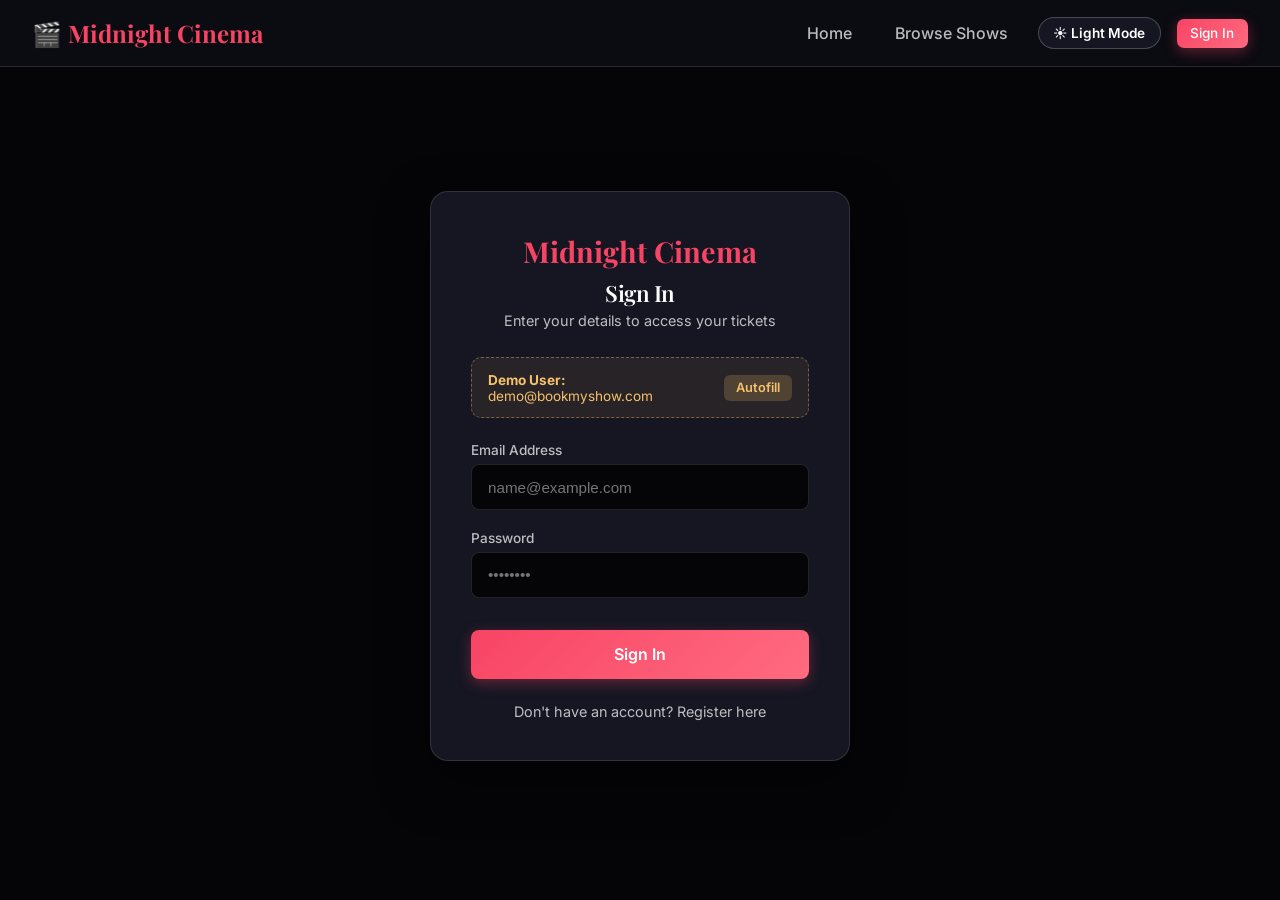
<file: frontend/auth.html>
<!DOCTYPE html>
<html lang="en">
<head>
    <meta charset="UTF-8">
    <meta name="viewport" content="width=device-width, initial-scale=1.0">
    <title>Sign In / Register | Midnight Cinema</title>
    <link rel="stylesheet" href="css/base.css">
    <style>
        body {
            min-height: 100vh;
            display: flex;
            flex-direction: column;
        }
        .auth-wrapper {
            flex: 1;
            display: flex;
            justify-content: center;
            align-items: center;
            padding: 100px var(--space-4) var(--space-6);
        }
        .auth-card {
            background: var(--bg-panel);
            padding: 2.5rem;
            border-radius: 18px;
            border: 1px solid var(--border-glass);
            width: 100%;
            max-width: 420px;
            box-shadow: 0 20px 50px rgba(0, 0, 0, 0.5);
        }
        .auth-header {
            text-align: center;
            margin-bottom: 1.75rem;
        }
        .auth-logo {
            font-family: var(--font-display);
            font-size: 1.8rem;
            color: var(--accent-red);
            font-weight: 700;
            margin-bottom: 0.5rem;
        }

        .input-group {
            margin-bottom: 1.25rem;
        }
        .input-group label {
            display: block;
            font-size: 0.85rem;
            font-weight: 500;
            color: var(--text-secondary);
            margin-bottom: 0.35rem;
        }
        input {
            width: 100%;
            padding: 0.85rem 1rem;
            border-radius: 8px;
            border: 1px solid var(--border-glass);
            background: var(--bg-darkest); color: var(--text-primary);
            font-size: 0.95rem;
            outline: none;
            transition: border-color var(--time-fast);
        }
        input:focus {
            border-color: var(--accent-coral);
            box-shadow: 0 0 0 2px rgba(255, 107, 128, 0.2);
        }

        .submit-btn {
            width: 100%;
            padding: 0.9rem;
            margin-top: 0.75rem;
            font-size: 1rem;
        }

        .switch-mode {
            text-align: center;
            margin-top: 1.5rem;
            color: var(--text-secondary);
            cursor: pointer;
            font-size: 0.9rem;
            transition: color var(--time-fast);
        }
        .switch-mode:hover {
            color: var(--accent-coral);
        }

        .demo-box {
            background: rgba(245, 193, 108, 0.08);
            border: 1px dashed rgba(245, 193, 108, 0.4);
            border-radius: 10px;
            padding: 0.85rem 1rem;
            margin-bottom: 1.5rem;
            font-size: 0.85rem;
            display: flex;
            justify-content: space-between;
            align-items: center;
        }
        .demo-info {
            color: var(--accent-gold);
        }
        .demo-fill-btn {
            background: rgba(245, 193, 108, 0.2);
            color: var(--accent-gold);
            border: none;
            padding: 0.35rem 0.75rem;
            border-radius: 6px;
            font-weight: 600;
            cursor: pointer;
            font-size: 0.8rem;
            transition: background var(--time-fast);
        }
        .demo-fill-btn:hover {
            background: var(--accent-gold);
            color: #000;
        }

        .form-error {
            background: rgba(248, 68, 100, 0.12);
            border: 1px solid var(--accent-red);
            color: #ff94a4;
            padding: 0.75rem 1rem;
            border-radius: 8px;
            font-size: 0.85rem;
            margin-bottom: 1.25rem;
            display: none;
        }
    </style>
</head>
<body>
    <nav>
        <a href="index.html" class="nav-brand">Midnight Cinema</a>
        <div class="nav-links">
            <a href="index.html">Home</a>
        </div>
    </nav>

    <div class="auth-wrapper">
        <div class="auth-card">
            <div class="auth-header">
                <div class="auth-logo">Midnight Cinema</div>
                <h2 id="form-title" style="font-size: 1.4rem;">Sign In</h2>
                <p style="color: var(--text-secondary); font-size: 0.9rem; margin-top: 0.25rem;" id="form-subtitle">Enter your details to access your tickets</p>
            </div>

            <div class="demo-box" id="demo-box">
                <div class="demo-info">
                    <strong>Demo User:</strong> demo@bookmyshow.com
                </div>
                <button type="button" class="demo-fill-btn" id="btn-fill-demo">Autofill</button>
            </div>

            <div class="form-error" id="form-error"></div>

            <form id="auth-form">
                <div id="register-fields" style="display:none;">
                    <div class="input-group">
                        <label for="name">Full Name</label>
                        <input type="text" id="name" placeholder="John Doe">
                    </div>
                    <div class="input-group">
                        <label for="phone">Phone Number</label>
                        <input type="text" id="phone" placeholder="9876543210">
                    </div>
                </div>
                <div class="input-group">
                    <label for="email">Email Address</label>
                    <input type="email" id="email" required placeholder="name@example.com">
                </div>
                <div class="input-group">
                    <label for="password">Password</label>
                    <input type="password" id="password" required placeholder="••••••••">
                </div>
                <button type="submit" class="btn-primary submit-btn" id="submit-btn">Sign In</button>
            </form>

            <div class="switch-mode" id="toggle-mode">Don't have an account? Register here</div>
        </div>
    </div>

    <script type="module" src="js/ui.js"></script>
    <script type="module">
        import { AuthService } from './js/auth.js';
        import { initNav, showToast } from './js/ui.js';

        initNav();

        let isLogin = true;

        document.getElementById('btn-fill-demo').onclick = () => {
            document.getElementById('email').value = 'demo@bookmyshow.com';
            document.getElementById('password').value = 'password123';
            showToast('Demo credentials inserted!', 'info');
        };

        document.getElementById('toggle-mode').onclick = () => {
            isLogin = !isLogin;
            const errorDiv = document.getElementById('form-error');
            errorDiv.style.display = 'none';

            document.getElementById('form-title').textContent = isLogin ? 'Sign In' : 'Create Account';
            document.getElementById('form-subtitle').textContent = isLogin 
                ? 'Enter your details to access your tickets'
                : 'Join Midnight Cinema for exclusive screenings';
            document.getElementById('submit-btn').textContent = isLogin ? 'Sign In' : 'Register Account';
            document.getElementById('register-fields').style.display = isLogin ? 'none' : 'block';
            document.getElementById('demo-box').style.display = isLogin ? 'flex' : 'none';
            document.getElementById('toggle-mode').textContent = isLogin 
                ? "Don't have an account? Register here" 
                : "Already have an account? Sign In here";
        };

        document.getElementById('auth-form').onsubmit = async (e) => {
            e.preventDefault();
            const errorDiv = document.getElementById('form-error');
            errorDiv.style.display = 'none';

            const submitBtn = document.getElementById('submit-btn');
            submitBtn.disabled = true;
            submitBtn.textContent = 'Authenticating...';

            const email = document.getElementById('email').value.trim();
            const pass = document.getElementById('password').value;

            try {
                if (isLogin) {
                    await AuthService.login(email, pass);
                    showToast('Signed in successfully!', 'success');
                } else {
                    const name = document.getElementById('name').value.trim();
                    const phone = document.getElementById('phone').value.trim();
                    if (!name) throw new Error('Please enter your full name');
                    await AuthService.register(name, email, pass, phone);
                    showToast('Account registered and logged in!', 'success');
                }
                
                setTimeout(() => {
                    const redirect = sessionStorage.getItem('redirectAfterLogin');
                    if (redirect) {
                        sessionStorage.removeItem('redirectAfterLogin');
                        window.location.href = redirect;
                    } else {
                        window.location.href = 'index.html';
                    }
                }, 400);

            } catch (err) {
                console.error(err);
                errorDiv.textContent = err.message || 'Authentication failed. Please verify credentials.';
                errorDiv.style.display = 'block';
                submitBtn.disabled = false;
                submitBtn.textContent = isLogin ? 'Sign In' : 'Register Account';
            }
        };
    </script>
</body>
</html>
</file>
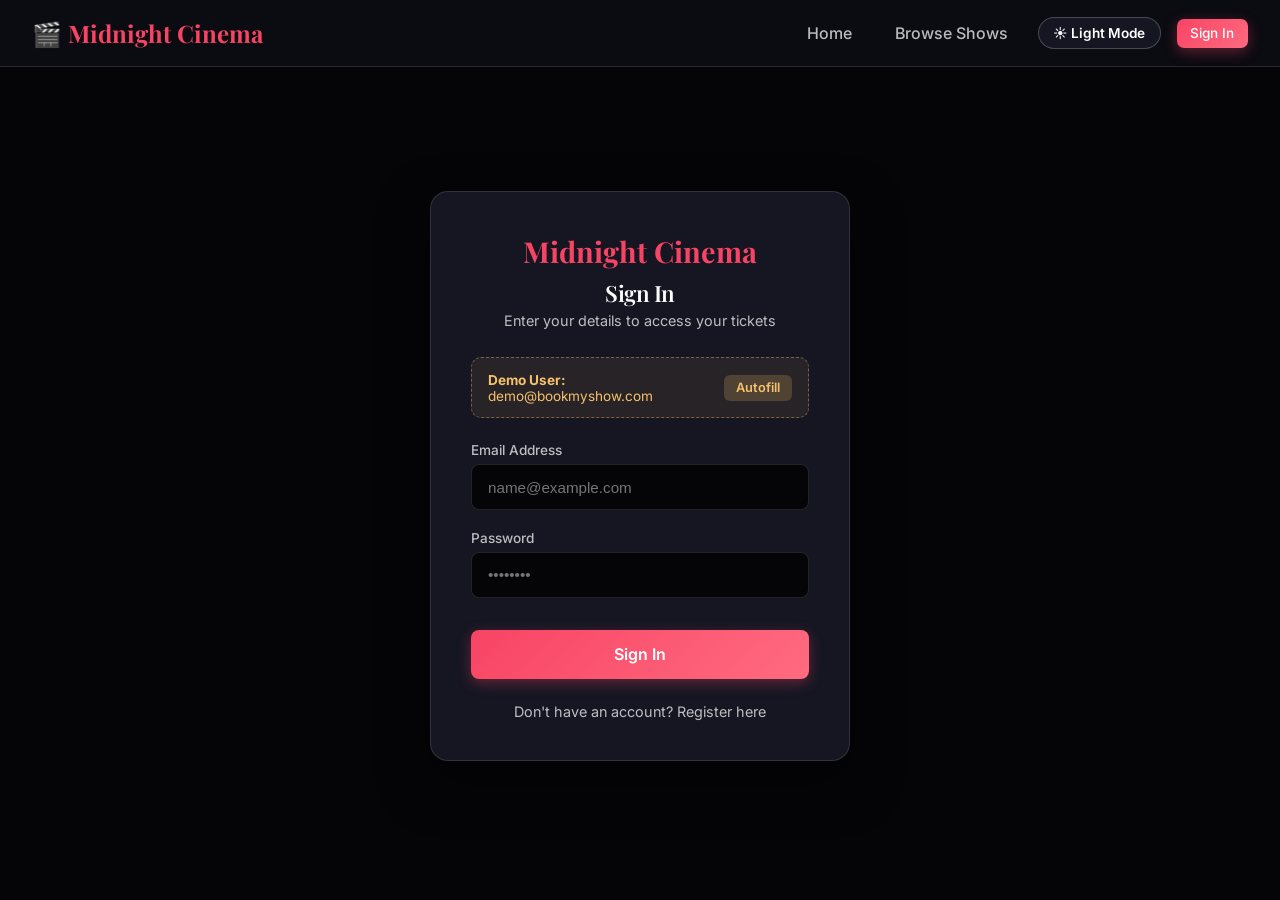
<file: frontend/bookings.html>
<!DOCTYPE html>
<html lang="en">
<head>
    <meta charset="UTF-8">
    <meta name="viewport" content="width=device-width, initial-scale=1.0">
    <title>My Bookings | Midnight Cinema</title>
    <link rel="stylesheet" href="css/base.css">
    <style>
        .page-container {
            padding: 100px var(--space-4) var(--space-6);
            max-width: 900px;
            margin: 0 auto;
        }

        .page-header {
            display: flex;
            justify-content: space-between;
            align-items: center;
            margin-bottom: 2rem;
            flex-wrap: wrap;
            gap: 1rem;
        }

        .booking-card {
            background: var(--bg-panel);
            border: 1px solid var(--border-glass-strong);
            border-radius: 16px;
            padding: 1.5rem 1.75rem;
            margin-bottom: 1.25rem;
            display: flex;
            justify-content: space-between;
            align-items: center;
            transition: all 0.3s ease;
            box-shadow: 0 4px 16px rgba(0, 0, 0, 0.15);
        }
        .booking-card:hover {
            border-color: var(--accent-coral);
            box-shadow: 0 8px 24px rgba(0, 0, 0, 0.25);
        }

        .booking-title {
            font-size: 1.35rem;
            color: var(--text-primary);
            margin-bottom: 0.35rem;
        }
        .booking-venue {
            color: var(--text-secondary);
            font-size: 0.95rem;
            margin-bottom: 0.5rem;
        }
        .booking-seats {
            display: flex;
            gap: 0.4rem;
            align-items: center;
            flex-wrap: wrap;
            margin-bottom: 0.75rem;
        }
        .seat-badge {
            background: rgba(16, 185, 129, 0.15);
            color: var(--accent-success);
            border: 1px solid rgba(16, 185, 129, 0.35);
            padding: 0.2rem 0.55rem;
            border-radius: 6px;
            font-size: 0.8rem;
            font-weight: 700;
        }

        .booking-meta {
            display: flex;
            gap: 1.25rem;
            color: var(--text-tertiary);
            font-size: 0.85rem;
            align-items: center;
            flex-wrap: wrap;
        }

        .status-chip {
            padding: 0.25rem 0.7rem;
            border-radius: 20px;
            font-size: 0.8rem;
            font-weight: 700;
            letter-spacing: 0.05em;
        }
        .status-chip.confirmed {
            background: rgba(16, 185, 129, 0.15);
            color: var(--accent-success);
            border: 1px solid rgba(16, 185, 129, 0.35);
        }

        .booking-actions {
            display: flex;
            flex-direction: column;
            align-items: flex-end;
            gap: 0.85rem;
        }
        .booking-price {
            font-size: 1.4rem;
            font-weight: 700;
            color: var(--accent-gold);
        }

        .empty-state {
            text-align: center;
            padding: 4rem 2rem;
            background: var(--bg-panel);
            border-radius: 16px;
            border: 1px solid var(--border-glass-strong);
            color: var(--text-secondary);
        }
    </style>
</head>
<body>
    <nav>
        <a href="index.html" class="nav-brand">🎬 Midnight Cinema</a>
        <div class="nav-links">
            <a href="index.html">Home</a>
            <a href="shows.html">Browse Shows</a>
            <a href="bookings.html">My Bookings</a>
        </div>
    </nav>

    <div class="page-container">
        <div class="page-header">
            <div>
                <h1>My Bookings</h1>
                <p style="color: var(--text-secondary); margin-top: 0.25rem;">Active confirmed movie tickets</p>
            </div>
            <a href="shows.html" class="btn-secondary btn-sm">+ Book New Show</a>
        </div>

        <div id="bookings-list">
            <div class="booking-card skeleton" style="height: 120px;"></div>
            <div class="booking-card skeleton" style="height: 120px;"></div>
        </div>
    </div>

    <script type="module" src="js/ui.js"></script>
    <script type="module">
        import { fetchApi } from './js/api.js';
        import { AuthService } from './js/auth.js';
        import { initNav, showToast } from './js/ui.js';

        async function init() {
            initNav();

            const user = AuthService.getCurrentUser();
            if (!user) {
                sessionStorage.setItem('redirectAfterLogin', window.location.href);
                window.location.href = 'auth.html';
                return;
            }

            try {
                const bookings = await fetchApi(`/bookings/user/${user.id}`);
                const list = document.getElementById('bookings-list');
                list.innerHTML = '';

                // Only show active (non-cancelled) bookings
                const active = (bookings || []).filter(b => String(b.bookingStatus).toUpperCase() !== 'CANCELLED');
                
                if (active.length === 0) {
                    showEmptyState();
                    return;
                }

                // Render latest first
                active.reverse().forEach(b => {
                    const div = document.createElement('div');
                    div.className = 'booking-card';
                    div.id = `booking-card-${b.bookingId}`;

                    const seatBadges = (b.seats || []).map(s => 
                        `<span class="seat-badge">${escapeHtml(s.seatNumber)}</span>`
                    ).join('');

                    const dateStr = b.bookedAt ? new Date(b.bookedAt).toLocaleString('en-US', {
                        month: 'short', day: 'numeric', hour: '2-digit', minute: '2-digit'
                    }) : 'Recent';

                    div.innerHTML = `
                        <div>
                            <h3 class="booking-title">${escapeHtml(b.movieTitle || 'Movie')}</h3>
                            <div class="booking-venue">📍 ${escapeHtml(b.theaterName || 'Theater')} • ${escapeHtml(b.screenName || 'Screen')}</div>
                            <div class="booking-seats">
                                <span style="font-size: 0.85rem; color: var(--text-secondary);">Seats:</span> 
                                ${seatBadges || '<span class="seat-badge">None</span>'}
                            </div>
                            <div class="booking-meta">
                                <span class="status-chip confirmed">CONFIRMED</span>
                                <span>Ref: #MC-${b.bookingId}</span>
                                <span>${dateStr}</span>
                            </div>
                        </div>
                        <div class="booking-actions">
                            <div class="booking-price">₹${b.totalPrice}</div>
                            <button class="cancel-btn" data-id="${b.bookingId}">Cancel Booking</button>
                        </div>
                    `;
                    list.appendChild(div);
                });

                // Attach event listeners to cancel buttons
                document.querySelectorAll('.cancel-btn').forEach(btn => {
                    btn.addEventListener('click', () => {
                        cancelBooking(btn.dataset.id);
                    });
                });

            } catch (e) {
                console.error(e);
                showToast(e.message || 'Failed to load bookings', 'error');
                document.getElementById('bookings-list').innerHTML = `
                    <div class="empty-state">
                        <p style="color: var(--accent-coral);">Could not retrieve bookings.</p>
                        <button class="btn-primary" style="margin-top: 1rem;" onclick="location.reload()">Retry</button>
                    </div>
                `;
            }
        }

        function showEmptyState() {
            const list = document.getElementById('bookings-list');
            list.innerHTML = `
                <div class="empty-state">
                    <div style="font-size: 3rem; margin-bottom: 1rem;">🎟️</div>
                    <h3>No Active Bookings</h3>
                    <p style="margin-top: 0.5rem; margin-bottom: 1.5rem;">All your active reservations will appear here.</p>
                    <a href="shows.html" class="btn-primary">Browse & Book Shows</a>
                </div>
            `;
        }

        async function cancelBooking(id) {
            if (confirm('Are you sure you want to cancel this booking? The tickets will be removed from your bookings and seats released.')) {
                const card = document.getElementById(`booking-card-${id}`);
                const cancelBtn = card ? card.querySelector('.cancel-btn') : null;
                if (cancelBtn) {
                    cancelBtn.disabled = true;
                    cancelBtn.textContent = 'Cancelling...';
                }

                try {
                    await fetchApi(`/bookings/${id}/cancel`, { method: 'PUT' });
                    
                    // Immediately animate card out and remove from bookings view
                    if (card) {
                        card.style.transform = 'scale(0.92) translateY(15px)';
                        card.style.opacity = '0';
                        card.style.transition = 'all 0.35s ease';
                        setTimeout(() => {
                            card.remove();
                            // If no cards left, display empty state
                            const remainingCards = document.querySelectorAll('.booking-card');
                            if (remainingCards.length === 0) {
                                showEmptyState();
                            }
                        }, 350);
                    }

                    showToast('Booking cancelled and removed from My Bookings', 'success');
                } catch (e) {
                    showToast(e.message || 'Failed to cancel booking', 'error');
                    if (cancelBtn) {
                        cancelBtn.disabled = false;
                        cancelBtn.textContent = 'Cancel Booking';
                    }
                }
            }
        }

        function escapeHtml(str) {
            if (!str) return '';
            return String(str).replace(/&/g, '&amp;').replace(/</g, '&lt;').replace(/>/g, '&gt;').replace(/"/g, '&quot;');
        }

        init();
    </script>
</body>
</html>
</file>
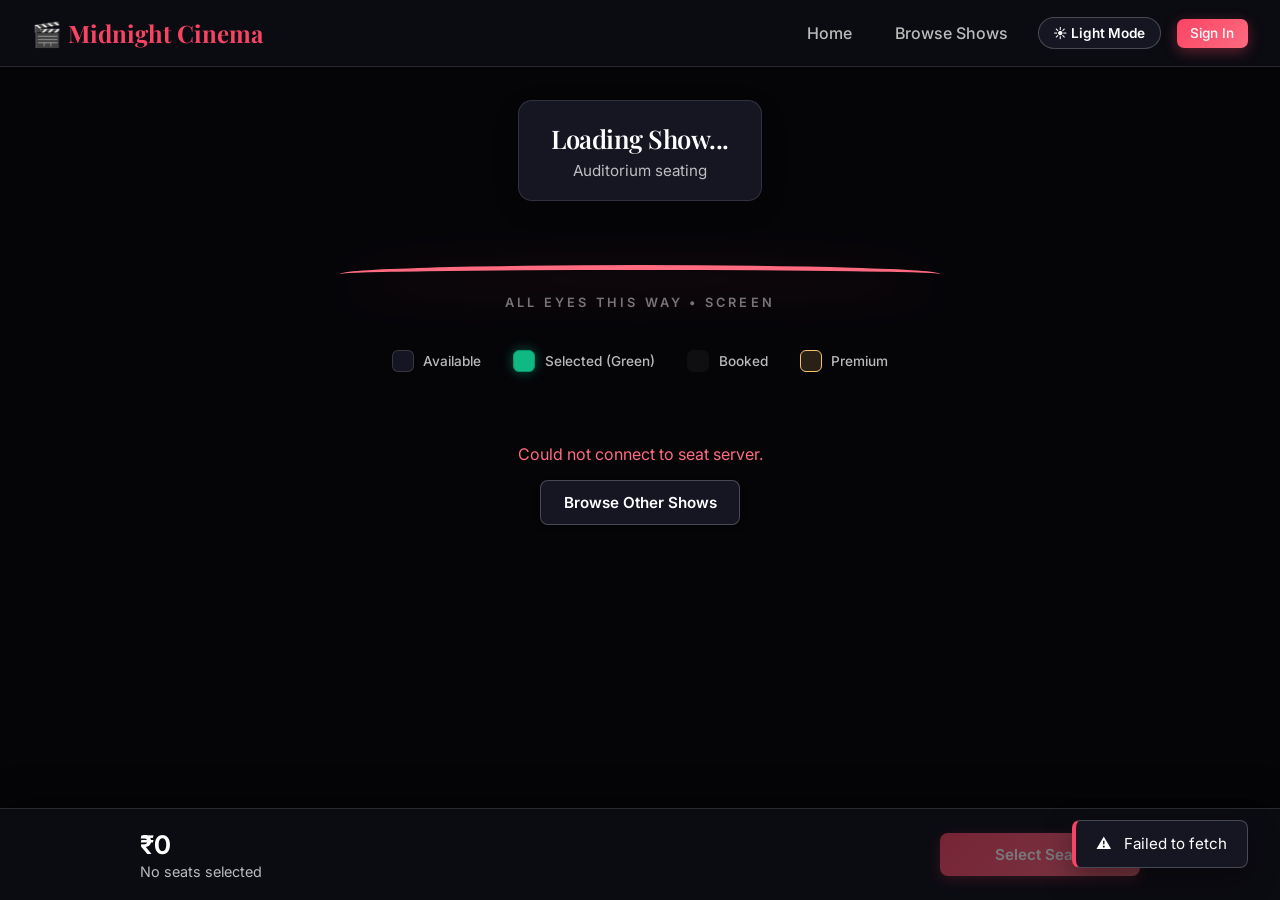
<file: frontend/seats.html>
<!DOCTYPE html>
<html lang="en">
<head>
    <meta charset="UTF-8">
    <meta name="viewport" content="width=device-width, initial-scale=1.0">
    <title>Select Seats | Midnight Cinema</title>
    <link rel="stylesheet" href="css/base.css">
    <style>
        .page-container {
            padding: 100px var(--space-4) 140px;
            max-width: 900px;
            margin: 0 auto;
            text-align: center;
        }

        .show-meta-card {
            background: var(--bg-panel);
            border: 1px solid var(--border-glass);
            border-radius: 14px;
            padding: 1.25rem 2rem;
            margin-bottom: 2rem;
            display: inline-block;
            box-shadow: 0 8px 24px rgba(0, 0, 0, 0.2);
        }
        .show-meta-title {
            font-size: 1.6rem;
            color: var(--text-primary);
            margin-bottom: 0.35rem;
        }
        .show-meta-subtitle {
            color: var(--text-secondary);
            font-size: 0.95rem;
        }

        /* Screen Curve */
        .screen-container {
            margin: 2rem auto 2.5rem;
            max-width: 600px;
            perspective: 400px;
        }
        .screen-curve {
            height: 18px;
            border-top: 5px solid var(--accent-coral);
            border-radius: 50% 50% 0 0;
            filter: drop-shadow(0 12px 24px rgba(248, 68, 100, 0.45));
            margin-bottom: 0.75rem;
        }
        .screen-text {
            font-size: 0.8rem;
            text-transform: uppercase;
            letter-spacing: 0.25em;
            color: var(--text-tertiary);
            font-weight: 600;
        }

        /* Legend */
        .legend {
            display: flex;
            justify-content: center;
            gap: 2rem;
            margin-bottom: 2.5rem;
            flex-wrap: wrap;
        }
        .legend-item {
            display: flex;
            align-items: center;
            gap: 0.6rem;
            font-size: 0.85rem;
            color: var(--text-secondary);
            font-weight: 500;
        }
        .legend-seat {
            width: 22px;
            height: 22px;
            border-radius: 6px;
            border: 1px solid var(--border-glass-strong);
        }
        .legend-available { background: var(--bg-panel); border-color: rgba(128, 128, 128, 0.3); }
        .legend-selected { background: var(--accent-success); border-color: #059669; box-shadow: 0 0 12px var(--accent-success-glow); }
        .legend-booked { background: var(--border-glass); border-color: transparent; opacity: 0.35; }
        .legend-premium { background: rgba(245, 193, 108, 0.15); border-color: var(--accent-gold); }

        /* Seat Grid */
        .seat-grid {
            display: flex;
            flex-direction: column;
            gap: 0.85rem;
            align-items: center;
            margin: 0 auto;
            max-width: 680px;
        }
        .seat-row {
            display: flex;
            gap: 0.75rem;
            align-items: center;
            justify-content: center;
        }
        .row-label {
            width: 26px;
            font-weight: 700;
            color: var(--text-tertiary);
            font-size: 0.85rem;
            text-align: right;
            margin-right: 0.5rem;
        }
        .seat {
            width: 40px;
            height: 40px;
            border: 1.5px solid var(--border-glass-strong);
            border-radius: 8px 8px 4px 4px;
            cursor: pointer;
            transition: all 0.2s cubic-bezier(0.16, 1, 0.3, 1);
            background: var(--bg-panel);
            color: var(--text-primary);
            display: flex;
            align-items: center;
            justify-content: center;
            font-size: 0.8rem;
            font-weight: 600;
            user-select: none;
        }
        .seat:hover:not(.booked) {
            border-color: var(--accent-success);
            transform: scale(1.12);
            z-index: 2;
            color: var(--accent-success);
        }
        .seat.premium {
            border-color: rgba(245, 193, 108, 0.5);
            background: rgba(245, 193, 108, 0.08);
        }
        
        /* Vibrant Green Selected Highlight */
        .seat.selected {
            background: var(--accent-success) !important;
            border-color: #059669 !important;
            color: #FFFFFF !important;
            box-shadow: 0 0 16px var(--accent-success-glow), inset 0 0 6px rgba(255, 255, 255, 0.3);
            transform: scale(1.12);
            font-weight: 700;
        }
        
        .seat.booked {
            background: rgba(128, 128, 128, 0.08);
            border-color: transparent;
            cursor: not-allowed;
            opacity: 0.35;
            color: transparent;
        }

        /* Bottom Fixed Checkout Bar */
        .bottom-bar {
            position: fixed;
            bottom: 0;
            left: 0;
            width: 100%;
            padding: 1.25rem var(--space-4);
            background: var(--bg-glass);
            backdrop-filter: blur(16px);
            -webkit-backdrop-filter: blur(16px);
            border-top: 1px solid var(--border-glass);
            z-index: 100;
            box-shadow: 0 -10px 30px rgba(0, 0, 0, 0.4);
        }
        .bottom-bar-content {
            max-width: 1000px;
            margin: 0 auto;
            width: 100%;
            display: flex;
            justify-content: space-between;
            align-items: center;
        }
        .price-display {
            font-size: 1.6rem;
            font-weight: 700;
            color: var(--text-primary);
        }
        .seat-summary {
            color: var(--text-secondary);
            font-size: 0.9rem;
            margin-top: 0.2rem;
        }
        .seat-highlight-green {
            color: var(--accent-success);
            font-weight: 600;
        }
    </style>
</head>
<body>
    <nav>
        <a href="index.html" class="nav-brand">🎬 Midnight Cinema</a>
        <div class="nav-links">
            <a href="index.html">Home</a>
            <a href="shows.html">Browse Shows</a>
            <a href="auth.html" class="btn-primary btn-sm">Sign In</a>
        </div>
    </nav>

    <div class="page-container">
        <div class="show-meta-card">
            <h1 class="show-meta-title" id="movie-title">Loading Show...</h1>
            <div class="show-meta-subtitle" id="show-info">Auditorium seating</div>
        </div>

        <div class="screen-container">
            <div class="screen-curve"></div>
            <div class="screen-text">All eyes this way • Screen</div>
        </div>

        <div class="legend">
            <div class="legend-item"><div class="legend-seat legend-available"></div> Available</div>
            <div class="legend-item"><div class="legend-seat legend-selected"></div> Selected (Green)</div>
            <div class="legend-item"><div class="legend-seat legend-booked"></div> Booked</div>
            <div class="legend-item"><div class="legend-seat legend-premium"></div> Premium</div>
        </div>

        <div class="seat-grid" id="seat-grid">
            <p style="color: var(--text-secondary);">Loading auditorium layout...</p>
        </div>
    </div>
    
    <div class="bottom-bar">
        <div class="bottom-bar-content">
            <div>
                <div class="price-display" id="price-total">₹0</div>
                <div class="seat-summary" id="seat-labels">No seats selected</div>
            </div>
            <button class="btn-primary" id="btn-book" disabled style="min-width: 200px;">Select Seats</button>
        </div>
    </div>

    <script type="module" src="js/ui.js"></script>
    <script type="module">
        import { fetchApi } from './js/api.js';
        import { AuthService } from './js/auth.js';
        import { initNav, showToast, showSuccessPopup } from './js/ui.js';
        
        let selectedSeats = [];
        let ticketPrice = 0;
        let showId = null;
        let movieName = 'Movie';

        async function init() {
            initNav();

            const params = new URLSearchParams(window.location.search);
            showId = params.get('showId');
            if (!showId) {
                showId = 1; // Graceful default fallback
            }
            
            try {
                // Fetch Show Details
                const show = await fetchApi(`/shows/${showId}`);
                ticketPrice = show.ticketPrice || 250;
                movieName = show.movieTitle || 'Movie';
                document.getElementById('movie-title').textContent = movieName;
                document.getElementById('show-info').textContent = 
                    `${show.theaterName} • ${show.screenName} • ${show.startTime} • ₹${ticketPrice}/seat`;
                
                // Fetch Seats
                const seats = await fetchApi(`/seats/show/${showId}`);
                const grid = document.getElementById('seat-grid');
                grid.innerHTML = '';
                
                if (!seats || seats.length === 0) {
                    grid.innerHTML = '<p style="color: var(--text-secondary);">No seat data available for this show.</p>';
                    return;
                }

                // Group by row
                const rows = seats.reduce((acc, s) => {
                    const rowKey = s.row || (s.seatNumber ? s.seatNumber.charAt(0) : 'A');
                    if (!acc[rowKey]) acc[rowKey] = [];
                    acc[rowKey].push(s);
                    return acc;
                }, {});

                // Sort row keys alphabetically
                const sortedRowKeys = Object.keys(rows).sort();

                for (let rowName of sortedRowKeys) {
                    const rowDiv = document.createElement('div');
                    rowDiv.className = 'seat-row';

                    const rowLabel = document.createElement('div');
                    rowLabel.className = 'row-label';
                    rowLabel.textContent = rowName;
                    rowDiv.appendChild(rowLabel);

                    // Sort seats within row by seatNumber/col
                    rows[rowName].sort((a, b) => (a.col || 0) - (b.col || 0));

                    rows[rowName].forEach(s => {
                        const seatBtn = document.createElement('div');
                        const isBooked = s.status === 'BOOKED';
                        const isPremium = s.seatType === 'PREMIUM';
                        
                        seatBtn.className = 'seat ' + 
                            (isBooked ? 'booked ' : '') + 
                            (isPremium ? 'premium ' : '');
                        
                        seatBtn.textContent = s.seatNumber;
                        seatBtn.title = `${s.seatNumber} (${s.seatType || 'Regular'}) - ${isBooked ? 'Booked' : 'Available'}`;
                        
                        seatBtn.onclick = () => toggleSeat(s, seatBtn);
                        rowDiv.appendChild(seatBtn);
                    });
                    grid.appendChild(rowDiv);
                }

                document.getElementById('btn-book').onclick = bookSeats;

            } catch (e) {
                console.error(e);
                showToast(e.message || 'Failed to load seats', 'error');
                document.getElementById('seat-grid').innerHTML = `
                    <div style="color: var(--accent-coral); margin-top: 2rem;">
                        <p>Could not connect to seat server.</p>
                        <a href="shows.html" class="btn-secondary" style="margin-top: 1rem; display: inline-block;">Browse Other Shows</a>
                    </div>
                `;
            }
        }

        function toggleSeat(seat, el) {
            if (seat.status === 'BOOKED') return;
            const idx = selectedSeats.findIndex(s => s.id === seat.id);
            if (idx > -1) {
                selectedSeats.splice(idx, 1);
                el.classList.remove('selected');
            } else {
                selectedSeats.push(seat);
                el.classList.add('selected');
            }
            updateBar();
        }

        function updateBar() {
            const total = selectedSeats.length * ticketPrice;
            const bookBtn = document.getElementById('btn-book');
            document.getElementById('price-total').textContent = `₹${total}`;
            
            if (selectedSeats.length > 0) {
                document.getElementById('seat-labels').innerHTML = 
                    `<span class="seat-highlight-green">${selectedSeats.length} Seat(s) Selected:</span> ${selectedSeats.map(s => s.seatNumber).join(', ')}`;
                bookBtn.disabled = false;
                bookBtn.className = 'btn-success';
                bookBtn.textContent = `Confirm & Pay ₹${total}`;
            } else {
                document.getElementById('seat-labels').textContent = 'No seats selected';
                bookBtn.disabled = true;
                bookBtn.className = 'btn-primary';
                bookBtn.textContent = 'Select Seats';
            }
        }

        async function bookSeats() {
            const user = AuthService.getCurrentUser();
            if (!user) {
                sessionStorage.setItem('redirectAfterLogin', window.location.href);
                showToast('Please sign in to complete your booking', 'info');
                setTimeout(() => {
                    window.location.href = 'auth.html';
                }, 800);
                return;
            }

            const bookBtn = document.getElementById('btn-book');
            bookBtn.disabled = true;
            bookBtn.textContent = 'Securing Tickets...';

            try {
                const payload = {
                    userId: user.id,
                    showId: parseInt(showId),
                    seatIds: selectedSeats.map(s => s.id)
                };
                const res = await fetchApi('/bookings', { 
                    method: 'POST', 
                    body: JSON.stringify(payload) 
                });
                
                const seatList = selectedSeats.map(s => s.seatNumber).join(', ');
                
                // Show stunning green popup as requested!
                showSuccessPopup(
                    `Movie Booked: ${movieName}!`, 
                    `Your reservation for seats [ ${seatList} ] is confirmed. Enjoy the show!`,
                    () => {
                        window.location.href = `confirmation.html?bookingId=${res.bookingId}`;
                    }
                );
            } catch (e) {
                showToast(e.message || 'Booking failed', 'error');
                bookBtn.disabled = false;
                updateBar();
            }
        }

        init();
    </script>
</body>
</html>
</file>
<file: frontend/css/base.css>
@import url('https://fonts.googleapis.com/css2?family=Inter:wght@400;500;600;700&family=Playfair+Display:ital,wght@0,600;0,700;1,600&display=swap');
@import 'tokens.css';

* { box-sizing: border-box; margin: 0; padding: 0; }
body {
  background-color: var(--bg-darkest);
  color: var(--text-primary);
  font-family: var(--font-ui);
  -webkit-font-smoothing: antialiased;
  min-height: 100vh;
  overflow-x: hidden;
  transition: background-color var(--time-normal) ease, color var(--time-normal) ease;
}

h1, h2, h3 { font-family: var(--font-display); font-weight: 600; letter-spacing: -0.02em; }
a { color: inherit; text-decoration: none; }
button { font-family: inherit; cursor: pointer; border: none; background: none; }

/* Navbar */
nav {
  position: fixed; top: 0; width: 100%; z-index: 100;
  background: var(--bg-glass); backdrop-filter: blur(14px); -webkit-backdrop-filter: blur(14px);
  border-bottom: 1px solid var(--border-glass);
  padding: var(--space-2) var(--space-4);
  display: flex; justify-content: space-between; align-items: center;
  transition: padding var(--time-normal) var(--ease-smooth), background-color var(--time-normal) ease;
}
nav.scrolled { padding: var(--space-1) var(--space-4); }

.nav-brand {
  font-family: var(--font-display); font-size: 1.5rem; color: var(--accent-red); font-weight: 700;
  display: flex; align-items: center; gap: 0.5rem;
}
.nav-brand:hover { opacity: 0.95; }
.nav-links { display: flex; gap: var(--space-2); align-items: center; }
.nav-links a { 
  color: var(--text-secondary); 
  font-weight: 500; 
  padding: 0.45rem 0.85rem;
  border-radius: 8px;
  transition: color var(--time-fast), background var(--time-fast); 
}
.nav-links a:hover { color: var(--text-primary); background: rgba(128, 128, 128, 0.08); }

/* Unified Buttons */
.btn-primary, .btn-secondary, .btn-success, .cancel-btn {
  display: inline-flex;
  align-items: center;
  justify-content: center;
  gap: 0.5rem;
  font-size: 0.95rem;
  font-weight: 600;
  border-radius: 8px;
  cursor: pointer;
  transition: all var(--time-fast) ease;
  text-decoration: none;
}

.btn-primary {
  background: linear-gradient(135deg, var(--accent-red), var(--accent-coral));
  color: #FFFFFF !important;
  padding: 0.75rem 1.6rem;
  border: none;
  box-shadow: 0 4px 14px rgba(248, 68, 100, 0.35);
}
.btn-primary:hover:not(:disabled) {
  transform: translateY(-2px);
  box-shadow: 0 6px 20px rgba(248, 68, 100, 0.5);
  filter: brightness(1.05);
}
.btn-primary:active:not(:disabled) { transform: translateY(0); }

.btn-secondary {
  background: var(--bg-panel);
  color: var(--text-primary) !important;
  border: 1px solid var(--border-glass-strong);
  padding: 0.75rem 1.4rem;
  box-shadow: 0 2px 8px rgba(0, 0, 0, 0.08);
}
.btn-secondary:hover:not(:disabled) {
  background: var(--bg-panel-elevated);
  border-color: var(--accent-coral);
  transform: translateY(-2px);
}
.btn-secondary:active:not(:disabled) { transform: translateY(0); }

.btn-success {
  background: linear-gradient(135deg, var(--accent-success), #059669);
  color: #FFFFFF !important;
  padding: 0.75rem 1.6rem;
  border: none;
  box-shadow: 0 4px 16px var(--accent-success-glow);
}
.btn-success:hover:not(:disabled) {
  transform: translateY(-2px);
  box-shadow: 0 6px 22px rgba(16, 185, 129, 0.6);
  filter: brightness(1.08);
}

.cancel-btn {
  background: rgba(248, 68, 100, 0.08);
  border: 1px solid rgba(248, 68, 100, 0.4);
  color: var(--accent-red);
  padding: 0.5rem 1rem;
  font-size: 0.85rem;
  border-radius: 7px;
}
.cancel-btn:hover:not(:disabled) {
  background: var(--accent-red);
  color: #FFFFFF;
  border-color: var(--accent-red);
  transform: translateY(-1px);
  box-shadow: 0 4px 12px rgba(248, 68, 100, 0.3);
}

.btn-sm {
  padding: 0.4rem 0.85rem !important;
  font-size: 0.85rem !important;
  border-radius: 7px !important;
}

/* Theme Toggle Button */
.btn-theme-toggle {
  background: var(--bg-panel);
  border: 1px solid var(--border-glass-strong);
  color: var(--text-primary);
  padding: 0.45rem 0.9rem;
  border-radius: 20px;
  font-size: 0.85rem;
  font-weight: 600;
  display: inline-flex;
  align-items: center;
  gap: 0.4rem;
  cursor: pointer;
  transition: all var(--time-fast);
}
.btn-theme-toggle:hover {
  background: var(--bg-panel-elevated);
  border-color: var(--accent-gold);
  transform: scale(1.03);
}

.user-tag {
  display: flex;
  align-items: center;
  gap: 0.5rem;
  color: var(--text-secondary);
  font-size: 0.85rem;
  background: var(--bg-panel);
  padding: 0.35rem 0.85rem;
  border-radius: 20px;
  border: 1px solid var(--border-glass);
}
.user-tag strong {
  color: var(--text-primary);
}

/* Shimmer Loading */
.skeleton {
  background: linear-gradient(90deg, var(--bg-panel) 25%, var(--bg-dark) 50%, var(--bg-panel) 75%);
  background-size: 200% 100%;
  animation: shimmer 1.5s infinite;
  border-radius: 6px;
}
@keyframes shimmer { 0% { background-position: 200% 0; } 100% { background-position: -200% 0; } }

/* Green Highlight Modal Popup */
.popup-overlay {
  position: fixed; inset: 0;
  background: rgba(0, 0, 0, 0.72);
  backdrop-filter: blur(8px);
  -webkit-backdrop-filter: blur(8px);
  display: flex; align-items: center; justify-content: center;
  z-index: 10000;
  animation: fadeIn 0.25s ease;
  padding: 1rem;
}
.popup-card {
  background: var(--bg-panel);
  border: 1px solid var(--border-glass);
  border-radius: 20px;
  padding: 2.25rem 2.5rem;
  text-align: center;
  max-width: 420px;
  width: 100%;
  box-shadow: 0 25px 60px rgba(0, 0, 0, 0.5);
  animation: slideUpScale 0.3s cubic-bezier(0.16, 1, 0.3, 1);
}
.popup-card.success {
  border: 2px solid var(--accent-success);
  box-shadow: 0 0 50px var(--accent-success-glow), 0 25px 60px rgba(0, 0, 0, 0.5);
}
.popup-icon-wrap {
  position: relative;
  width: 80px;
  height: 80px;
  margin: 0 auto 1.25rem;
}
.popup-icon-pulse {
  position: absolute;
  inset: -6px;
  border-radius: 50%;
  background: var(--accent-success-glow);
  animation: pulseGreen 1.8s infinite;
}
.popup-icon {
  position: relative;
  width: 80px;
  height: 80px;
  border-radius: 50%;
  background: linear-gradient(135deg, var(--accent-success), #059669);
  color: #FFFFFF;
  font-size: 2.5rem;
  display: flex;
  align-items: center;
  justify-content: center;
  box-shadow: 0 8px 24px var(--accent-success-glow);
}
.popup-card h3 {
  font-size: 1.6rem;
  color: var(--text-primary);
  margin-bottom: 0.5rem;
}
.popup-card .green-badge {
  display: inline-block;
  background: rgba(16, 185, 129, 0.15);
  color: var(--accent-success);
  border: 1px solid rgba(16, 185, 129, 0.35);
  padding: 0.35rem 0.9rem;
  border-radius: 20px;
  font-size: 0.85rem;
  font-weight: 700;
  margin-bottom: 1rem;
}
.popup-card p {
  color: var(--text-secondary);
  font-size: 0.95rem;
  line-height: 1.5;
  margin-bottom: 1.75rem;
}
@keyframes pulseGreen {
  0% { transform: scale(0.95); opacity: 0.8; }
  50% { transform: scale(1.15); opacity: 0.3; }
  100% { transform: scale(0.95); opacity: 0.8; }
}
@keyframes slideUpScale {
  from { opacity: 0; transform: translateY(30px) scale(0.92); }
  to { opacity: 1; transform: translateY(0) scale(1); }
}
@keyframes fadeIn { from { opacity: 0; } to { opacity: 1; } }

button:disabled { opacity: 0.45; cursor: not-allowed !important; transform: none !important; }

/* Toast Notifications */
#toast-container {
  position: fixed;
  bottom: 2rem;
  right: 2rem;
  display: flex;
  flex-direction: column;
  gap: 0.75rem;
  z-index: 9999;
}
.toast {
  padding: 0.85rem 1.25rem;
  border-radius: 8px;
  background: var(--bg-panel);
  border: 1px solid var(--border-glass-strong);
  color: var(--text-primary);
  box-shadow: 0 10px 30px rgba(0, 0, 0, 0.4);
  animation: slideUp 0.3s cubic-bezier(0.16, 1, 0.3, 1);
  display: flex;
  align-items: center;
  gap: 0.75rem;
  font-size: 0.95rem;
}
.toast.error {
  border-left: 4px solid var(--accent-red);
}
.toast.success {
  border-left: 4px solid var(--accent-success);
  background: var(--bg-panel);
}
.toast.info {
  border-left: 4px solid var(--accent-gold);
}
@keyframes slideUp {
  from { opacity: 0; transform: translateY(20px); }
  to { opacity: 1; transform: translateY(0); }
}
</file>
